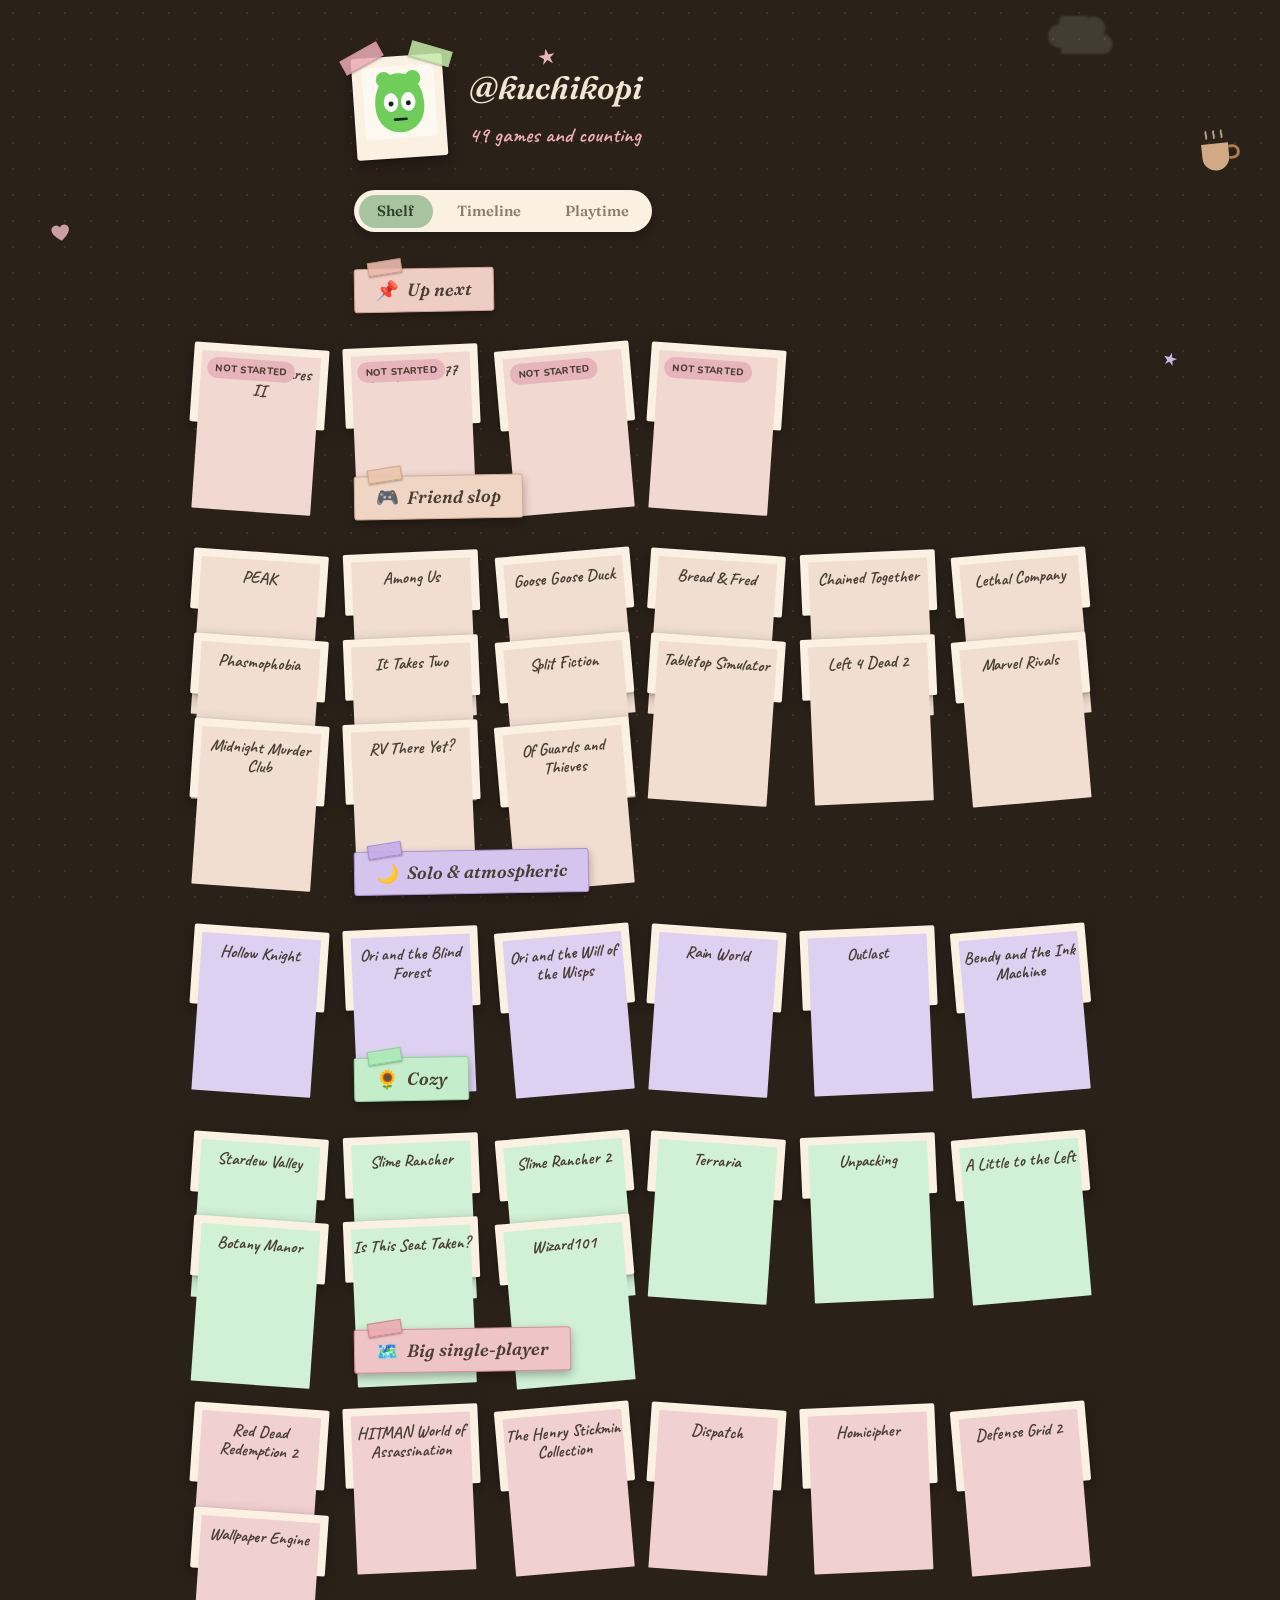
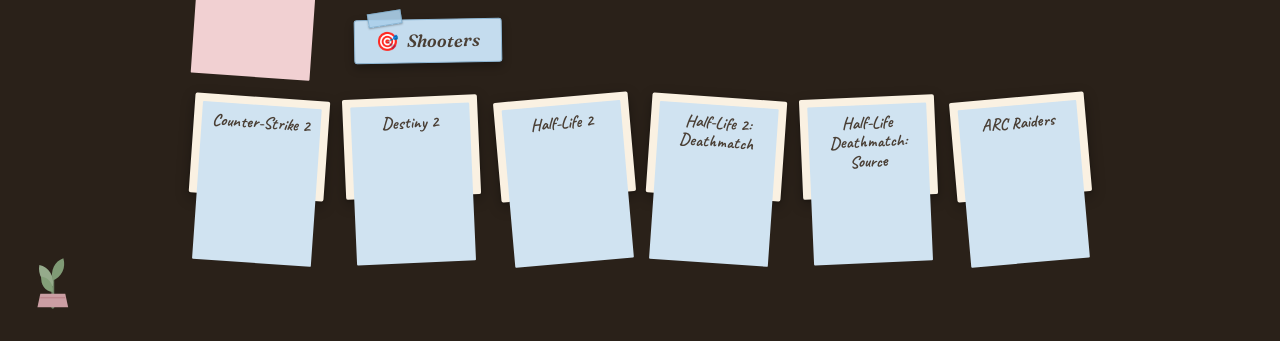
<file: index.html>
<!doctype html>
<html lang="en">
<head>
  <meta charset="utf-8">
  <meta name="viewport" content="width=device-width, initial-scale=1">
  <title>@kuchikopi's game library</title>
  <link rel="preconnect" href="https://fonts.googleapis.com">
  <link rel="preconnect" href="https://fonts.gstatic.com" crossorigin>
  <link rel="preconnect" href="https://cdn.cloudflare.steamstatic.com">
  <link href="https://fonts.googleapis.com/css2?family=Fraunces:ital,wght@0,500;0,600;1,500;1,600&family=Caveat:wght@600;700&family=Nunito:wght@400;600;700;800&display=swap" rel="stylesheet">
  <link rel="stylesheet" href="journal.css?v=26">
</head>
<body class="journal">

  <div class="paper-texture" aria-hidden="true"></div>

  <div class="decor" aria-hidden="true">
    <svg class="doodle doodle-plant" viewBox="0 0 60 70">
      <path d="M30 68V38" stroke="#7c9473" stroke-width="3" stroke-linecap="round" fill="none"/>
      <path d="M30 46c-10-2-16-12-14-22 10 2 16 12 14 22Z" fill="#a8c3a0"/>
      <path d="M30 40c9-3 14-13 11-23-9 3-14 13-11 23Z" fill="#8fb086"/>
      <path d="M30 52c-8 0-13-8-12-16 8 1 13 9 12 16Z" fill="#93b58a"/>
      <path d="M14 68h32l-3-14H17Z" fill="#e8b4bc"/>
      <path d="M17 58h26" stroke="#d99aa4" stroke-width="1.5"/>
    </svg>
    <svg class="doodle doodle-cup" viewBox="0 0 50 46">
      <path d="M8 16h28v14a14 14 0 0 1-28 0Z" fill="#f0c199"/>
      <path d="M36 20h4a6 6 0 0 1 0 12h-4" fill="none" stroke="#c98f57" stroke-width="3"/>
      <path d="M14 10c1-3-1-4 0-7M22 10c1-3-1-4 0-7M30 10c1-3-1-4 0-7" stroke="#c9b8a3" stroke-width="2" fill="none" stroke-linecap="round"/>
    </svg>
    <svg class="doodle doodle-star doodle-star-1" viewBox="0 0 24 24"><path d="M12 1l2.6 7.9H23l-6.7 4.9L18.9 22 12 16.6 5.1 22l2.6-7.2L1 8.9h8.4Z" fill="#e8b4bc"/></svg>
    <svg class="doodle doodle-star doodle-star-2" viewBox="0 0 24 24"><path d="M12 1l2.6 7.9H23l-6.7 4.9L18.9 22 12 16.6 5.1 22l2.6-7.2L1 8.9h8.4Z" fill="#c7b8e0"/></svg>
    <svg class="doodle doodle-heart" viewBox="0 0 24 22"><path d="M12 21S1 14 1 7a6 6 0 0 1 11-3 6 6 0 0 1 11 3c0 7-11 14-11 14Z" fill="#e8b4bc"/></svg>
    <svg class="doodle doodle-cloud" viewBox="0 0 80 40">
      <path d="M15 32a12 12 0 0 1-2-24 15 15 0 0 1 29-6 12 12 0 0 1 16 16 10 10 0 0 1-3 20H15Z" fill="#fdf9f0"/>
    </svg>
  </div>

  <main>
    <header class="profile">
      <div class="polaroid avatar-polaroid">
        <span class="tape tape-a"></span>
        <span class="tape tape-b"></span>
        <svg class="avatar" viewBox="0 0 100 100" aria-hidden="true">
          <circle cx="30" cy="18" r="11" fill="#6fce5a"/>
          <circle cx="70" cy="18" r="11" fill="#6fce5a"/>
          <path d="M50 10C28 10 16 30 16 54c0 24 15 38 34 38s34-14 34-38C84 30 72 10 50 10Z" fill="#6fce5a"/>
          <ellipse cx="38" cy="50" rx="10" ry="13" fill="#fff"/>
          <ellipse cx="62" cy="50" rx="10" ry="13" fill="#fff"/>
          <circle cx="38" cy="52" r="3.4" fill="#14231a"/>
          <circle cx="62" cy="52" r="3.4" fill="#14231a"/>
          <path d="M42 74h16" stroke="#14231a" stroke-width="3.5" stroke-linecap="round"/>
        </svg>
      </div>
      <div class="profile-text">
        <h1>@kuchikopi</h1>
        <p class="tagline">49 games and counting</p>
      </div>
    </header>

    <div class="view-toggle" id="view-toggle" role="tablist">
      <button type="button" data-view="shelf" class="active">Shelf</button>
      <button type="button" data-view="timeline">Timeline</button>
      <button type="button" data-view="playtime">Playtime</button>
    </div>

    <div id="library-root"></div>

  </main>

  <script src="library-data.js?v=26"></script>
  <script src="library.js?v=26"></script>
</body>
</html>
</file>
<file: journal.css>
/* Journal / scrapbook theme for the game library (index.html only).

   Palette: a dark warm corkboard at night, with cream photos, pastel
   washi tape, and stickers pinned to it, lit like fairy lights. Two
   surfaces to keep straight throughout this file: the PAGE (dark, so
   page-level text uses --page-ink/--page-ink-soft) and PAPER objects
   pinned to it - polaroids, tape, chips, sticky notes (still light
   cream, so their own text stays dark via --ink/--ink-soft). Dark
   theme by design, not following the visitor's light/dark setting -
   this corkboard doesn't flip to daytime. */

:root {
  color-scheme: dark;

  --paper: #2a2119;
  --paper-card: #faf1e2;
  --paper-line: #4a3c2e;
  --ink: #4a3f35;
  --ink-soft: #8a7d6d;
  --ink-faint: #b3a591;

  --page-ink: #f2e6d3;
  --page-ink-soft: #c7b39c;
  --page-ink-faint: #5c4c3c;

  --pink: #e8b4bc;
  --pink-deep: #f0aebb;
  --sage: #a8c3a0;
  --sage-deep: #bfe0b6;
  --lavender: #c7b8e0;
  --lavender-deep: #9c86c4;
  --peach: #f0c199;
  --peach-deep: #d99a55;
  --sky: #a9c9d6;
  --sky-deep: #6ea3b6;
}

* {
  box-sizing: border-box;
}

html {
  overflow-x: hidden;
}

body.journal {
  position: relative;
  overflow-x: hidden;
  margin: 0;
  min-height: 100vh;
  background: var(--paper);
  color: var(--page-ink);
  font-family: "Nunito", system-ui, -apple-system, "Segoe UI", Roboto, sans-serif;
  line-height: 1.6;
  font-size: 1.08rem;
}

/* A faint dot-grid, like graph-paper dot-journal pages, just barely
   visible against the dark board. */
.paper-texture {
  position: fixed;
  inset: 0;
  z-index: 0;
  pointer-events: none;
  background-image: radial-gradient(circle, var(--paper-line) 1.1px, transparent 1.1px);
  background-size: 26px 26px;
  opacity: 0.7;
}

/* A handful of doodles scattered around the page, purely decorative. */
.decor {
  position: absolute;
  inset: 0;
  z-index: 0;
  pointer-events: none;
  overflow: hidden;
  height: 100%;
}

.doodle {
  position: absolute;
  opacity: 0.85;
}

.doodle-plant { width: 3.6rem; bottom: 2rem; left: 1.5rem; }
.doodle-cup { width: 3rem; top: 8rem; right: 3%; transform: rotate(-6deg); }
.doodle-star-1 { width: 1.1rem; top: 3rem; left: 42%; transform: rotate(-10deg); opacity: 1; }
.doodle-star-2 { width: 0.9rem; top: 22rem; right: 8%; transform: rotate(15deg); opacity: 1; }
.doodle-heart { width: 1.2rem; top: 14rem; left: 4%; transform: rotate(-8deg); }
/* A soft warm glow instead of a stark white cloud, like light behind curtains. */
.doodle-cloud { width: 5rem; top: 1rem; right: 12%; opacity: 0.12; filter: blur(1px); }

main {
  position: relative;
  z-index: 1;
  max-width: 62ch;
  margin: 0 auto;
  padding: 3.5rem 1.5rem 6rem;
}

/* --- Washi tape, reused on any card that wants to look pinned down --- */
.tape {
  position: absolute;
  width: 2.6rem;
  height: 1rem;
  background: hsl(var(--h, 350) 62% 80% / 0.85);
  border: 1px solid hsl(var(--h, 350) 40% 65% / 0.6);
  box-shadow: 0 1px 2px rgba(0, 0, 0, 0.3);
}

/* --- Profile header: the avatar as a pinned-up polaroid --- */
.profile {
  display: flex;
  align-items: center;
  gap: 1.5rem;
  margin-bottom: 2rem;
}

.polaroid {
  position: relative;
  background: var(--paper-card);
  padding: 0.6rem 0.6rem 1.3rem;
  border-radius: 3px;
  box-shadow: 0 6px 16px rgba(0, 0, 0, 0.33), 0 1px 3px rgba(0, 0, 0, 0.27);
}

.avatar-polaroid {
  transform: rotate(-4deg);
  flex: none;
}

.avatar-polaroid .tape-a { top: -0.5rem; left: -0.6rem; --h: 350; transform: rotate(-25deg); }
.avatar-polaroid .tape-b { top: -0.5rem; right: -0.6rem; --h: 95; transform: rotate(20deg); }

.avatar {
  display: block;
  width: 4.5rem;
  height: 4.5rem;
  background: #fdf9f0;
  border-radius: 2px;
}

.profile-text h1 {
  font-family: "Fraunces", Georgia, serif;
  font-style: italic;
  font-weight: 600;
  font-size: 2rem;
  margin: 0 0 0.3rem;
  color: var(--page-ink);
}

.tagline {
  font-family: "Caveat", cursive;
  font-size: 1.35rem;
  font-weight: 600;
  color: var(--pink-deep);
  margin: 0;
}

.intro {
  margin: 0 0 1.75rem;
  color: var(--page-ink-soft);
  max-width: 55ch;
}

/* A placeholder the site owner fills in - a light pencil-dashed note.
   Default colors assume it's sitting directly on the dark page (most
   uses are); .feature-body overrides it below for the one spot it
   shows up inside a light card instead. */
.todo {
  display: inline-block;
  border-bottom: 2px dashed var(--page-ink-faint);
  color: var(--page-ink-soft);
  font-style: italic;
}

p.todo, .view-note.todo {
  border: none;
  border-left: 3px dashed var(--page-ink-faint);
  padding-left: 0.8rem;
  display: block;
}

/* --- The calculator callout, styled as a pinned sticky note --- */
.featured-build {
  position: relative;
  display: inline-block;
  margin: 0 0 2rem;
  padding: 0.7rem 1.1rem 0.7rem 2.1rem;
  background: var(--peach);
  color: var(--ink);
  border-radius: 2px;
  transform: rotate(-1.5deg);
  box-shadow: 0 4px 10px rgba(0, 0, 0, 0.3);
}

.featured-build .pin {
  position: absolute;
  left: 0.5rem;
  top: 0.6rem;
  font-size: 1rem;
}

.tool-link {
  font-weight: 800;
  color: var(--sage-deep);
  text-decoration: none;
  border-bottom: 2px solid var(--sage-deep);
}

.tool-link:hover {
  color: var(--pink-deep);
  border-color: var(--pink-deep);
}

/* --- View toggle: soft pill tabs --- */
.view-toggle {
  display: inline-flex;
  gap: 0.4rem;
  margin-bottom: 2.25rem;
  padding: 0.3rem;
  background: var(--paper-card);
  border-radius: 999px;
  box-shadow: 0 3px 10px rgba(0, 0, 0, 0.27);
}

.view-toggle button {
  font-family: "Fraunces", Georgia, serif;
  font-weight: 600;
  font-size: 0.92rem;
  color: var(--ink-soft);
  background: transparent;
  border: none;
  border-radius: 999px;
  padding: 0.45rem 1.15rem;
  cursor: pointer;
  transition: background 0.15s ease, color 0.15s ease;
}

.view-toggle button.active {
  background: var(--sage);
  color: #2f4229;
}

.view-toggle button:not(.active):hover {
  background: var(--paper-line);
  color: var(--ink);
}

/* --- Shelf view: section dividers as tape banners --- */
.shelf-section {
  margin-bottom: 3rem;
}

.shelf-label {
  position: relative;
  display: inline-flex;
  align-items: center;
  gap: 0.5rem;
  font-family: "Fraunces", Georgia, serif;
  font-style: italic;
  font-weight: 600;
  font-size: 1.1rem;
  color: var(--ink);
  background: hsl(var(--h, 265) 55% 85%);
  border: 1px solid hsl(var(--h, 265) 45% 70%);
  padding: 0.4rem 1.3rem;
  border-radius: 3px;
  transform: rotate(-1deg);
  box-shadow: 0 4px 10px rgba(0, 0, 0, 0.3);
  margin: 0 0 1.6rem;
}

.shelf-label-icon {
  font-style: normal;
  font-size: 1.05em;
}

/* A little piece of washi tape pinning the top-left corner, tying the
   section headers into the same scrapbook language as the polaroids. */
.shelf-label-tape {
  position: absolute;
  top: -0.55rem;
  left: 0.8rem;
  width: 2.1rem;
  height: 0.85rem;
  background: hsl(var(--h, 265) 62% 80% / 0.9);
  border: 1px solid hsl(var(--h, 265) 40% 60% / 0.6);
  box-shadow: 0 1px 2px rgba(0, 0, 0, 0.3);
  transform: rotate(-8deg);
}

.slop-intro {
  margin: 0 0 1.4rem;
  color: var(--page-ink-soft);
}

/* --- Game cards as tilted polaroids ---
   The grids break out of main's reading-width column on purpose - a wall
   of covers reads better spread across the screen than squeezed into a
   text-width column, unlike the surrounding paragraphs, which stay
   narrow for readability. Desktop-only concern, not tuned for phones. */
.shelf-grid {
  display: grid;
  grid-template-columns: repeat(6, 1fr);
  gap: 1.5rem 1.1rem;
  padding: 0.5rem 12rem 0;
  width: 100vw;
  margin-left: calc(50% - 50vw);
  box-sizing: border-box;
}

.game-case {
  position: relative;
  background: var(--paper-card);
  padding: 0.5rem 0.5rem 1.6rem;
  border-radius: 2px;
  box-shadow: 0 5px 14px rgba(0, 0, 0, 0.31), 0 1px 3px rgba(0, 0, 0, 0.25);
  transition: transform 0.18s ease, box-shadow 0.18s ease;
}

.shelf-grid .game-case:nth-child(3n) { transform: rotate(-5deg); }
.shelf-grid .game-case:nth-child(3n+1) { transform: rotate(4deg); }
.shelf-grid .game-case:nth-child(3n+2) { transform: rotate(-2.5deg); }

.game-case:hover {
  transform: rotate(0deg) scale(1.04) !important;
  box-shadow: 0 10px 22px rgba(0, 0, 0, 0.37);
  z-index: 2;
}

.game-case::before {
  content: "";
  position: absolute;
  inset: 0.5rem 0.5rem 1.6rem;
  aspect-ratio: 3 / 4;
  background: hsl(var(--h, 265) 55% 88%);
  border-radius: 1px;
}

.game-case img {
  position: relative;
  z-index: 1;
  display: block;
  width: 100%;
  aspect-ratio: 3 / 4;
  object-fit: cover;
  border-radius: 1px;
}

/* Without a cover <img>, nothing else in the card establishes its height
   (the ::before overlay is absolutely positioned, so it can't do that on
   its own) - give the card itself the aspect ratio as a safety net. */
.game-case--generated {
  aspect-ratio: 3 / 4;
}

.game-case--generated::before {
  background-image:
    radial-gradient(circle at 60% 35%, hsl(var(--h, 265) 65% 78%) 0 22%, transparent 23%),
    hsl(var(--h, 265) 55% 88%);
}

.case-title {
  position: relative;
  z-index: 1;
  display: block;
  margin-top: 0.5rem;
  font-family: "Caveat", cursive;
  font-weight: 700;
  font-size: 1.05rem;
  line-height: 1.15;
  color: var(--ink);
  text-align: center;
}

.case-flag {
  position: absolute;
  z-index: 2;
  top: 0.9rem;
  left: 0.9rem;
  font-family: "Nunito", sans-serif;
  font-weight: 800;
  font-size: 0.6rem;
  letter-spacing: 0.03em;
  text-transform: uppercase;
  color: var(--ink);
  background: var(--pink);
  border-radius: 999px;
  padding: 0.15rem 0.5rem;
}

/* --- Featured write-up: polaroid + a note card beside it --- */
.game-feature {
  display: flex;
  gap: 1.25rem;
  align-items: flex-start;
  margin-bottom: 1.5rem;
  flex-wrap: wrap;
}

.game-feature .game-case--tall {
  width: 130px;
  flex: none;
  transform: rotate(-3deg);
}

.game-feature .game-case--tall:hover {
  transform: rotate(0deg) scale(1.04) !important;
}

.feature-body {
  flex: 1;
  min-width: 200px;
  background: var(--paper-card);
  border-radius: 3px;
  padding: 1rem 1.2rem;
  box-shadow: 0 4px 12px rgba(0, 0, 0, 0.29);
  transform: rotate(0.8deg);
}

.feature-body h3 {
  font-family: "Fraunces", Georgia, serif;
  font-style: italic;
  font-weight: 600;
  font-size: 1.15rem;
  margin: 0 0 0.5rem;
  color: var(--ink);
}

.feature-body p {
  margin: 0.5rem 0 0;
  color: var(--ink-soft);
}

.feature-body p:not(.todo) {
  color: var(--ink);
}

/* This card is light, unlike most of the page - undo the page-dark
   defaults .todo sets above so the placeholder note stays readable
   against this card's own cream background. */
.feature-body .todo {
  color: var(--ink-soft);
  border-color: var(--ink-faint);
}

/* --- Timeline view: a snake ---
   Flows across a row left-to-right, drops down, then flows back
   right-to-left, like an ox plowing a field - reads across the screen's
   width instead of one long column or a narrow zigzag down the middle.
   Full-bleed like the shelf grid, since it's rows of plain image nodes
   with no paragraph text needing a narrow column. Desktop-only concern. */
.timeline-snake {
  position: relative;
  width: 100vw;
  margin-left: calc(50% - 50vw);
  padding: 0.5rem 4rem 2.5rem;
  box-sizing: border-box;
}

/* One continuous hand-drawn-feeling line, threaded through every dot's
   real measured position (wobble included) by drawSnakeLine() in
   library.js - not separate straight pieces for "across" and "down"
   glued together, which never quite looked like the same path. */
.snake-line {
  position: absolute;
  inset: 0;
  width: 100%;
  height: 100%;
  z-index: 0;
  overflow: visible;
  pointer-events: none;
}

.snake-row {
  position: relative;
  display: flex;
  align-items: flex-start;
  gap: 1.5rem;
  margin-bottom: 5rem;
}

.snake-row--rtl {
  flex-direction: row-reverse;
}

.snake-node {
  position: relative;
  z-index: 1;
  flex: 1;
  display: flex;
  flex-direction: column;
  align-items: center;
  gap: 0.5rem;
  text-align: center;
  transition: margin-top 0.2s ease;
}

.snake-dot {
  width: 12px;
  height: 12px;
  border-radius: 50%;
  background: hsl(var(--h, 265) 60% 75%);
  border: 2px solid var(--paper);
  box-shadow: 0 0 0 1.5px var(--page-ink-faint);
}

.timeline-case {
  width: 130px;
  padding: 0.4rem 0.4rem 0.6rem;
  flex: none;
  transition: transform 0.18s ease;
}

.timeline-case::before {
  inset: 0.4rem 0.4rem 0.6rem;
}

.timeline-case .case-title {
  display: none;
}

/* Grow the thumbnail on hover and reveal its hours played - matches the
   .game-case:hover rule's specificity, so !important is needed to win. */
.timeline-case:hover {
  transform: scale(1.9) !important;
  z-index: 4;
}

.timeline-info {
  position: absolute;
  inset: 0.4rem 0.4rem 0.6rem;
  z-index: 3;
  display: flex;
  align-items: center;
  justify-content: center;
  padding: 0.3rem;
  border-radius: 1px;
  background: rgba(0, 0, 0, 0.72);
  color: #fff;
  font-family: "Nunito", sans-serif;
  font-weight: 800;
  font-size: 0.62rem;
  line-height: 1.15;
  text-align: center;
  opacity: 0;
  transition: opacity 0.18s ease;
}

.timeline-case:hover .timeline-info {
  opacity: 1;
}

.timeline-text {
  display: flex;
  flex-direction: column;
  align-items: center;
  gap: 0.3rem;
}

.timeline-name {
  font-family: "Nunito", sans-serif;
  font-weight: 800;
  font-size: 0.92rem;
  color: var(--page-ink);
  text-align: center;
  max-width: 130px;
}

.timeline-cat {
  display: inline-block;
  width: fit-content;
  font-family: "Fraunces", Georgia, serif;
  font-style: italic;
  font-size: 0.78rem;
  font-weight: 600;
  color: var(--ink);
  background: hsl(var(--h, 265) 55% 87%);
  padding: 0.1rem 0.55rem;
  border-radius: 999px;
}

/* --- Playtime view: a packed cluster of circular photos, sized by
   hours played. The cluster is genuinely packed (library.js works out
   x/y/size for every circle with a real, if simple, packing algorithm)
   and it's deliberately let out of main's normal reading-width column
   so it can spread across the page, the way the reference chart did. */
.bubble-field-wrap {
  width: 100vw;
  margin-left: calc(50% - 50vw);
  margin-right: calc(50% - 50vw);
  display: flex;
  justify-content: center;
  overflow-x: auto;
  padding: 0.5rem 0 2rem;
}

.bubble-field {
  position: relative;
  flex: none;
}

/* The cursor-follow trail (built in library.js's initBubbleTrail). Sits
   above the bubbles but never intercepts clicks/hover of its own. */
.bubble-trail {
  position: absolute;
  inset: 0;
  z-index: 10;
  overflow: visible;
  pointer-events: none;
}

.bubble-trail line {
  stroke: var(--pink-deep);
  stroke-linecap: round;
  filter: drop-shadow(0 0 3px hsl(350 70% 75% / 0.6));
}

.bubble {
  position: absolute;
  border-radius: 50%;
  overflow: hidden;
  background: #fff;
  padding: 5px;
  box-shadow: 0 4px 10px rgba(0, 0, 0, 0.33);
  transition: transform 0.18s ease;
  box-sizing: border-box;
}

.bubble:nth-child(3n) { transform: rotate(-4deg); }
.bubble:nth-child(3n+1) { transform: rotate(3deg); }

.bubble:hover {
  transform: scale(1.18) rotate(0deg) !important;
  z-index: 2;
}

.bubble::before {
  content: "";
  position: absolute;
  inset: 5px;
  border-radius: 50%;
  background: hsl(var(--h, 265) 55% 88%);
  z-index: 0;
}

/* The cover fills the whole circle - out of normal flow so the label
   (also positioned, below) never competes with it for space. */
.bubble img {
  position: absolute;
  inset: 5px;
  z-index: 1;
  width: calc(100% - 10px);
  height: calc(100% - 10px);
  border-radius: 50%;
  object-fit: cover;
}

.bubble--generated::before {
  background-image:
    radial-gradient(circle at 60% 35%, hsl(var(--h, 265) 65% 78%) 0 22%, transparent 23%),
    hsl(var(--h, 265) 55% 88%);
}

/* The name only shows up on hover, as a dark scrim over the whole
   circle - the rest of the time it's just the cover photo. */
.bubble-label {
  position: absolute;
  inset: 5px;
  z-index: 2;
  border-radius: 50%;
  display: flex;
  align-items: center;
  justify-content: center;
  padding: 0.6rem;
  font-family: "Nunito", sans-serif;
  font-weight: 800;
  font-size: 0.72rem;
  line-height: 1.15;
  text-align: center;
  color: #fff;
  background: rgba(0, 0, 0, 0.68);
  opacity: 0;
  transition: opacity 0.18s ease;
}

.bubble:hover .bubble-label {
  opacity: 1;
}

.view-note {
  margin: 0 0 1.75rem;
  max-width: 55ch;
  color: var(--page-ink-soft);
}

@media (max-width: 480px) {
  .game-feature {
    flex-direction: column;
  }
  .doodle-cup, .doodle-cloud { display: none; }
}
</file>
